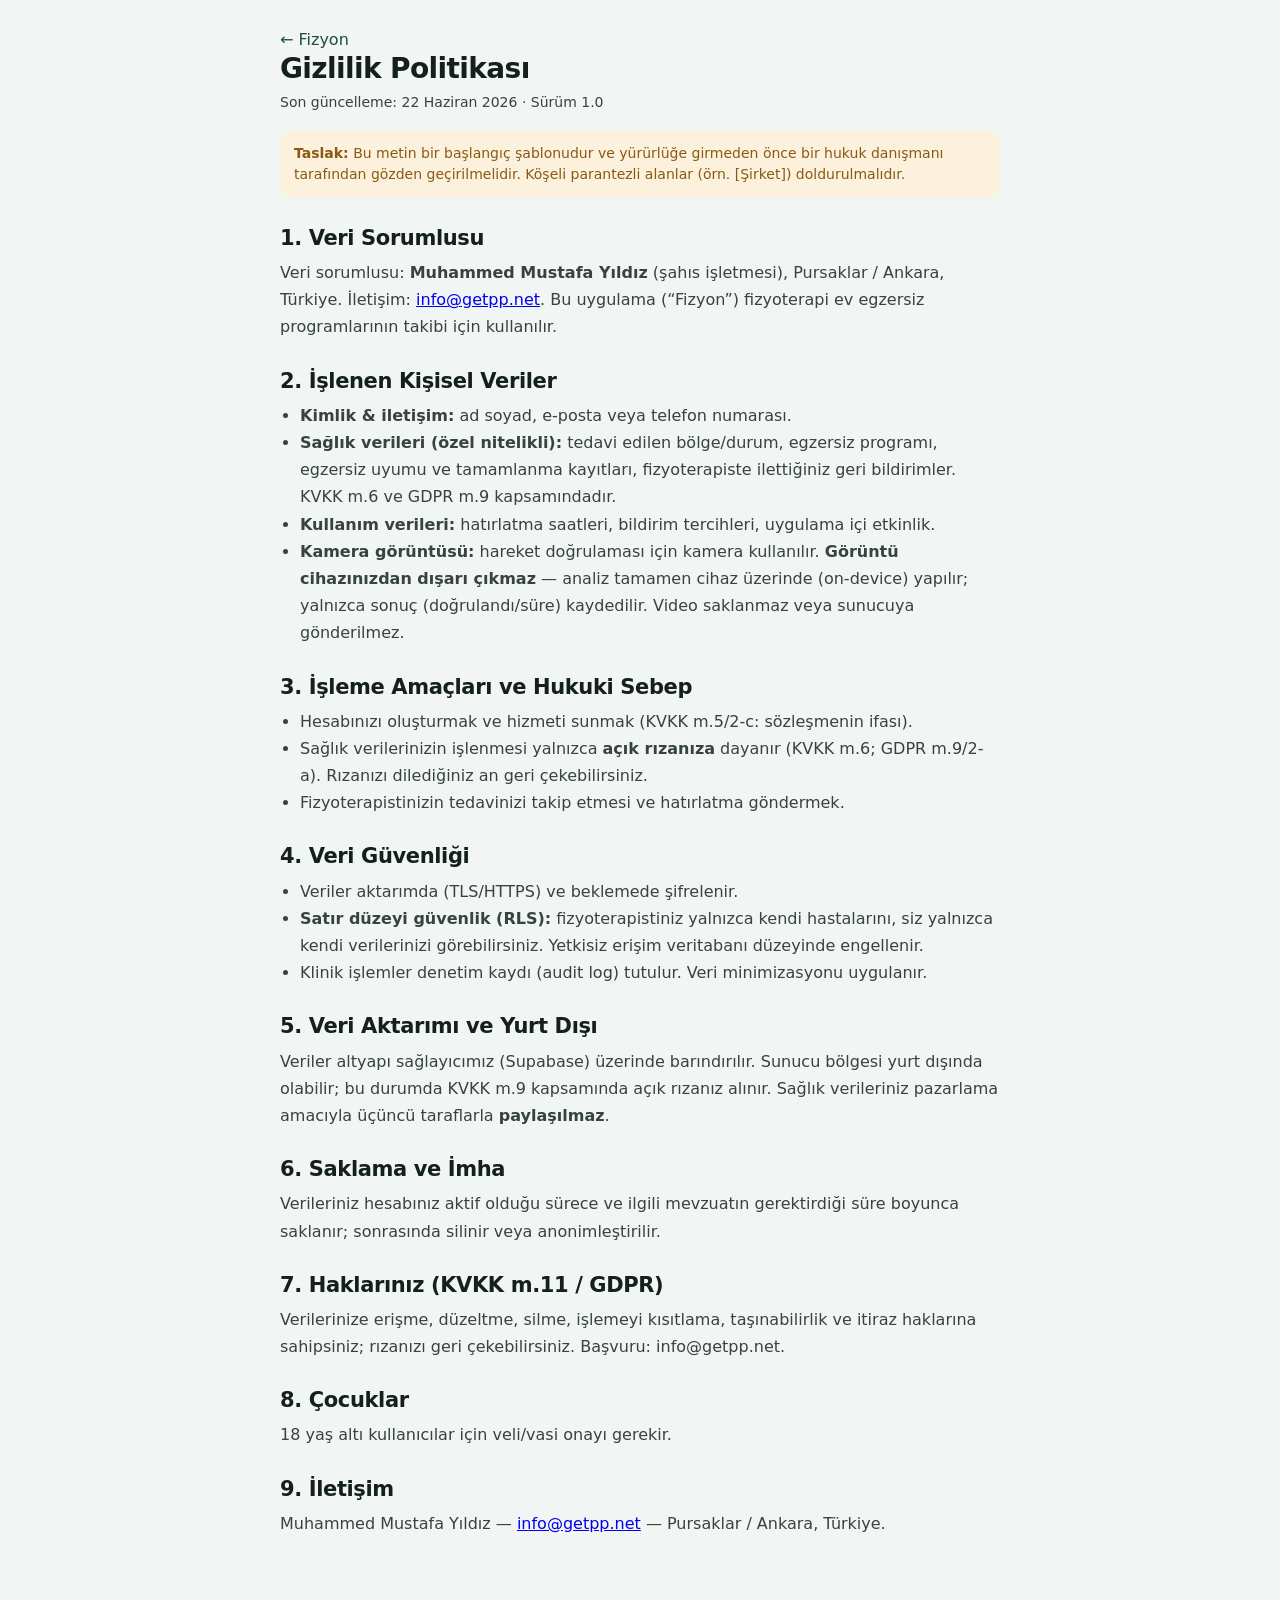
<file: privacy.html>
<!DOCTYPE html>
<html lang="tr">
<head>
<meta charset="UTF-8">
<meta name="viewport" content="width=device-width, initial-scale=1">
<title>Gizlilik Politikası — Fizyon</title>
<link rel="stylesheet" href="css/styles.css">
<style>body{background:var(--bg)} .doc{max-width:760px;margin:0 auto;padding:28px 20px 80px} .doc h1{margin-bottom:6px} .doc h2{margin:28px 0 8px} .doc p,.doc li{color:var(--ink-700);line-height:1.7} .doc ul{padding-left:20px;margin:8px 0} .note{background:var(--warn-bg);color:var(--warn);padding:12px 14px;border-radius:var(--r-md);font-size:14px;margin:16px 0}</style>
</head>
<body>
<article class="doc">
  <a href="index.html" style="color:var(--teal-600);text-decoration:none">&larr; Fizyon</a>
  <h1>Gizlilik Politikası</h1>
  <p class="hint">Son güncelleme: 22 Haziran 2026 · Sürüm 1.0</p>

  <div class="note"><b>Taslak:</b> Bu metin bir başlangıç şablonudur ve yürürlüğe girmeden önce bir hukuk danışmanı tarafından gözden geçirilmelidir. Köşeli parantezli alanlar (örn. [Şirket]) doldurulmalıdır.</div>

  <h2>1. Veri Sorumlusu</h2>
  <p>Veri sorumlusu: <b>Muhammed Mustafa Yıldız</b> (şahıs işletmesi), Pursaklar / Ankara, Türkiye. İletişim: <a href="mailto:info@getpp.net">info@getpp.net</a>. Bu uygulama (“Fizyon”) fizyoterapi ev egzersiz programlarının takibi için kullanılır.</p>

  <h2>2. İşlenen Kişisel Veriler</h2>
  <ul>
    <li><b>Kimlik & iletişim:</b> ad soyad, e-posta veya telefon numarası.</li>
    <li><b>Sağlık verileri (özel nitelikli):</b> tedavi edilen bölge/durum, egzersiz programı, egzersiz uyumu ve tamamlanma kayıtları, fizyoterapiste ilettiğiniz geri bildirimler. KVKK m.6 ve GDPR m.9 kapsamındadır.</li>
    <li><b>Kullanım verileri:</b> hatırlatma saatleri, bildirim tercihleri, uygulama içi etkinlik.</li>
    <li><b>Kamera görüntüsü:</b> hareket doğrulaması için kamera kullanılır. <b>Görüntü cihazınızdan dışarı çıkmaz</b> — analiz tamamen cihaz üzerinde (on-device) yapılır; yalnızca sonuç (doğrulandı/süre) kaydedilir. Video saklanmaz veya sunucuya gönderilmez.</li>
  </ul>

  <h2>3. İşleme Amaçları ve Hukuki Sebep</h2>
  <ul>
    <li>Hesabınızı oluşturmak ve hizmeti sunmak (KVKK m.5/2-c: sözleşmenin ifası).</li>
    <li>Sağlık verilerinizin işlenmesi yalnızca <b>açık rızanıza</b> dayanır (KVKK m.6; GDPR m.9/2-a). Rızanızı dilediğiniz an geri çekebilirsiniz.</li>
    <li>Fizyoterapistinizin tedavinizi takip etmesi ve hatırlatma göndermek.</li>
  </ul>

  <h2>4. Veri Güvenliği</h2>
  <ul>
    <li>Veriler aktarımda (TLS/HTTPS) ve beklemede şifrelenir.</li>
    <li><b>Satır düzeyi güvenlik (RLS):</b> fizyoterapistiniz yalnızca kendi hastalarını, siz yalnızca kendi verilerinizi görebilirsiniz. Yetkisiz erişim veritabanı düzeyinde engellenir.</li>
    <li>Klinik işlemler denetim kaydı (audit log) tutulur. Veri minimizasyonu uygulanır.</li>
  </ul>

  <h2>5. Veri Aktarımı ve Yurt Dışı</h2>
  <p>Veriler altyapı sağlayıcımız (Supabase) üzerinde barındırılır. Sunucu bölgesi yurt dışında olabilir; bu durumda KVKK m.9 kapsamında açık rızanız alınır. Sağlık verileriniz pazarlama amacıyla üçüncü taraflarla <b>paylaşılmaz</b>.</p>

  <h2>6. Saklama ve İmha</h2>
  <p>Verileriniz hesabınız aktif olduğu sürece ve ilgili mevzuatın gerektirdiği süre boyunca saklanır; sonrasında silinir veya anonimleştirilir.</p>

  <h2>7. Haklarınız (KVKK m.11 / GDPR)</h2>
  <p>Verilerinize erişme, düzeltme, silme, işlemeyi kısıtlama, taşınabilirlik ve itiraz haklarına sahipsiniz; rızanızı geri çekebilirsiniz. Başvuru: info@getpp.net.</p>

  <h2>8. Çocuklar</h2>
  <p>18 yaş altı kullanıcılar için veli/vasi onayı gerekir.</p>

  <h2>9. İletişim</h2>
  <p>Muhammed Mustafa Yıldız — <a href="mailto:info@getpp.net">info@getpp.net</a> — Pursaklar / Ankara, Türkiye.</p>
</article>
</body>
</html>
</file>
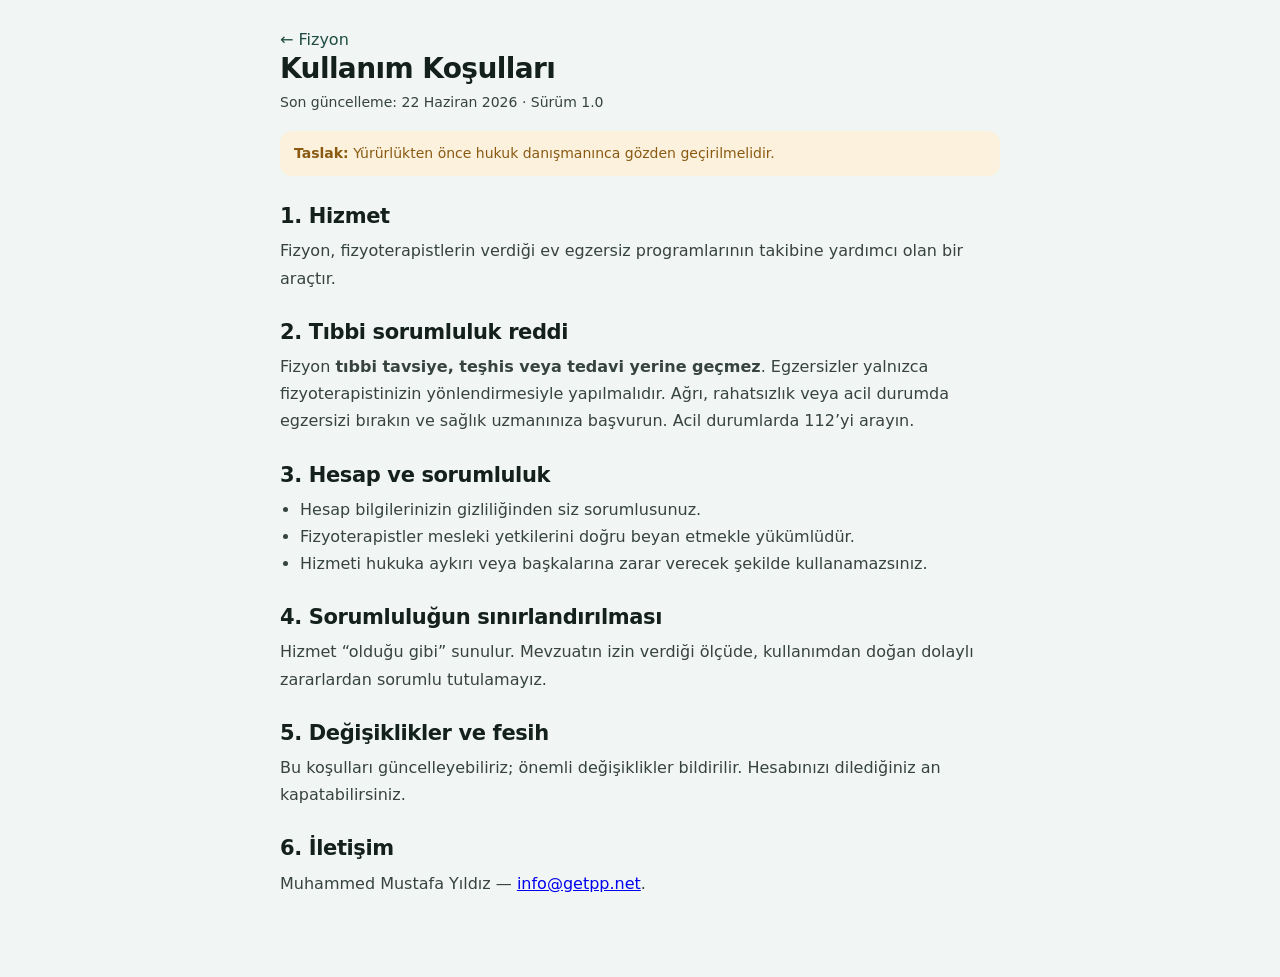
<file: terms.html>
<!DOCTYPE html>
<html lang="tr">
<head>
<meta charset="UTF-8">
<meta name="viewport" content="width=device-width, initial-scale=1">
<title>Kullanım Koşulları — Fizyon</title>
<link rel="stylesheet" href="css/styles.css">
<style>body{background:var(--bg)} .doc{max-width:760px;margin:0 auto;padding:28px 20px 80px} .doc h1{margin-bottom:6px} .doc h2{margin:28px 0 8px} .doc p,.doc li{color:var(--ink-700);line-height:1.7} .doc ul{padding-left:20px} .note{background:var(--warn-bg);color:var(--warn);padding:12px 14px;border-radius:var(--r-md);font-size:14px;margin:16px 0}</style>
</head>
<body>
<article class="doc">
  <a href="index.html" style="color:var(--teal-600);text-decoration:none">&larr; Fizyon</a>
  <h1>Kullanım Koşulları</h1>
  <p class="hint">Son güncelleme: 22 Haziran 2026 · Sürüm 1.0</p>
  <div class="note"><b>Taslak:</b> Yürürlükten önce hukuk danışmanınca gözden geçirilmelidir.</div>

  <h2>1. Hizmet</h2>
  <p>Fizyon, fizyoterapistlerin verdiği ev egzersiz programlarının takibine yardımcı olan bir araçtır.</p>

  <h2>2. Tıbbi sorumluluk reddi</h2>
  <p>Fizyon <b>tıbbi tavsiye, teşhis veya tedavi yerine geçmez</b>. Egzersizler yalnızca fizyoterapistinizin yönlendirmesiyle yapılmalıdır. Ağrı, rahatsızlık veya acil durumda egzersizi bırakın ve sağlık uzmanınıza başvurun. Acil durumlarda 112’yi arayın.</p>

  <h2>3. Hesap ve sorumluluk</h2>
  <ul>
    <li>Hesap bilgilerinizin gizliliğinden siz sorumlusunuz.</li>
    <li>Fizyoterapistler mesleki yetkilerini doğru beyan etmekle yükümlüdür.</li>
    <li>Hizmeti hukuka aykırı veya başkalarına zarar verecek şekilde kullanamazsınız.</li>
  </ul>

  <h2>4. Sorumluluğun sınırlandırılması</h2>
  <p>Hizmet “olduğu gibi” sunulur. Mevzuatın izin verdiği ölçüde, kullanımdan doğan dolaylı zararlardan sorumlu tutulamayız.</p>

  <h2>5. Değişiklikler ve fesih</h2>
  <p>Bu koşulları güncelleyebiliriz; önemli değişiklikler bildirilir. Hesabınızı dilediğiniz an kapatabilirsiniz.</p>

  <h2>6. İletişim</h2>
  <p>Muhammed Mustafa Yıldız — <a href="mailto:info@getpp.net">info@getpp.net</a>.</p>
</article>
</body>
</html>
</file>
<file: css/styles.css>
/* ============================================================================
   Fizyon v2 design system  —  "Recovery Arc"
   Direction: physiotherapy measures healing in degrees of returned range of
   motion (a goniometer is an arc). So the product's signature is the arc, and
   the identity is a deep, calm SPRUCE green with an earned MARIGOLD accent —
   corporate-grade, warm, never clinical, never alarming.
   Type: Hanken Grotesk (UI, all weights) + IBM Plex Mono (measured numerals).
   NOTE: token names are kept from v1 (the teal/coral families) so app.js's inline
   var() references and Chart.js colors re-skin automatically; values are v2.
   ============================================================================ */
:root{
  /* Spruce (brand green) — token names kept as --teal-* for app.js compatibility */
  --teal-900:#0E2924; --teal-800:#143A33; --teal-700:#1A463C; --teal-600:#1F4D43;
  --teal-500:#2F6A5B; --teal-400:#4F8B7B; --teal-100:#C8DCD5; --teal-50:#ECF3F0;
  /* Marigold accent — kept as --coral-* for app.js compatibility */
  --coral-600:#B06E12; --coral-500:#E0962B; --coral-100:#F6E2BE; --coral-50:#FBF2DE;
  /* Neutrals — warm green-charcoal ink on a soft paper-green ground */
  --ink-900:#14201C; --ink-700:#36433E; --ink-500:#64716C; --ink-300:#9AA7A2;
  --line:#E5EBE8; --line-2:#EEF2F0; --surface:#FFFFFF; --surface-2:#F6F8F7; --bg:#F1F5F3;
  /* Status — calm by design (gentle clay, never fire-engine red) */
  --success:#1F6E5A; --success-bg:#E9F3EF; --warn:#8A5A12; --warn-bg:#FBF1DD; --warn-border:#F0DEB6;
  --danger:#B0524A; --danger-bg:#F7ECEA;
  --chart-high:#2F6A5B; --chart-mid:#C99A3B; --chart-low:#C77A5A;
  /* Type */
  --font-ui:'Hanken Grotesk',system-ui,-apple-system,Segoe UI,sans-serif;
  --font-display:'Hanken Grotesk',system-ui,sans-serif;
  --font-mono:'IBM Plex Mono',ui-monospace,SFMono-Regular,Menlo,monospace;
  /* Radius */
  --r-sm:8px; --r-md:12px; --r-lg:16px; --r-xl:22px; --r-pill:999px;
  /* Elevation — soft, diffuse, spruce-tinted (premium depth, never harsh) */
  --shadow-sm:0 1px 2px rgba(16,41,36,.05), 0 1px 1px rgba(16,41,36,.04);
  --shadow:0 2px 4px -2px rgba(16,41,36,.08), 0 8px 24px -12px rgba(16,41,36,.16);
  --shadow-lg:0 8px 16px -8px rgba(16,41,36,.14), 0 24px 56px -16px rgba(16,41,36,.26);
  --ring:color-mix(in srgb,var(--teal-500) 38%,transparent);
  --focus:0 0 0 3px color-mix(in srgb,var(--teal-500) 36%,transparent);
  --ease:cubic-bezier(.4,0,.2,1); --ease-arc:cubic-bezier(.22,.61,.36,1);
  --maxw:448px;
}
@media (prefers-color-scheme:dark){
  :root{
    --teal-900:#0B231E; --teal-800:#10362E; --teal-700:#1A4D42; --teal-600:#2C6F5E;
    --teal-500:#3E8B77; --teal-400:#5FA793; --teal-100:#21463D; --teal-50:#162E29;
    --coral-600:#F0B25A; --coral-500:#E9A647; --coral-100:#3A2C16; --coral-50:#2A2113;
    --ink-900:#E9F1EE; --ink-700:#C3D0CB; --ink-500:#909E99; --ink-300:#67756F;
    --line:#243531; --line-2:#1E2D29; --surface:#13201C; --surface-2:#172420; --bg:#0B1311;
    --success-bg:#13302A; --warn-bg:#33260E; --danger:#E79089; --danger-bg:#33201E;
    --shadow-sm:0 1px 2px rgba(0,0,0,.34);
    --shadow:0 4px 18px -6px rgba(0,0,0,.5);
    --shadow-lg:0 20px 54px -14px rgba(0,0,0,.62);
  }
}
*{box-sizing:border-box;margin:0;padding:0}
html,body{height:100%}
body{
  font-family:var(--font-ui);
  background:var(--bg); color:var(--ink-900);
  font-size:16px; line-height:1.55; -webkit-font-smoothing:antialiased; text-rendering:optimizeLegibility;
}
/* Reset UA-default button chrome (fixes the black-box bug app-wide) */
button{font:inherit;color:inherit;background:none;border:0;cursor:pointer}
button:disabled{cursor:not-allowed}
/* One designed focus ring on every interactive element (keyboard a11y) */
:where(button,a,input,textarea,select,[tabindex],[data-act],[data-go],[data-nav],[data-patient],[data-exercise],[data-reg],[data-login],[data-role-pick]):focus-visible{outline:none;box-shadow:var(--focus);border-radius:var(--r-sm)}
.sr-only{position:absolute;width:1px;height:1px;overflow:hidden;clip:rect(0 0 0 0)}
::selection{background:color-mix(in srgb,var(--teal-500) 22%,transparent)}

/* Numerals are measured values → monospace, tabular (the goniometer readout) */
.timer,.stat .v,.ach-stat .v,.ring span,.timer-ring .inner .timer,.data{font-family:var(--font-mono);font-variant-numeric:tabular-nums;letter-spacing:-.02em}

/* App frame — phone-centered (patient is mobile-first; web shell added below) */
#app{max-width:var(--maxw);margin:0 auto;min-height:100%;background:var(--bg);position:relative;display:flex;flex-direction:column}
#app.big-text{zoom:1.15}  /* accessibility: larger text/targets for older users */
.screen{flex:1;padding:20px 18px 100px;animation:enter .26s var(--ease)}
@keyframes enter{from{opacity:0;transform:translateY(8px)}to{opacity:1;transform:none}}
@media (prefers-reduced-motion:reduce){.screen{animation:none}*{transition:none!important;animation-duration:.001ms!important}}

/* Typography */
h1{font-family:var(--font-display);font-size:28px;font-weight:800;line-height:1.14;letter-spacing:-.022em}
h2{font-family:var(--font-display);font-size:21px;font-weight:700;line-height:1.2;letter-spacing:-.018em}
h3{font-size:16px;font-weight:700;letter-spacing:-.01em}
.display{font-family:var(--font-display);font-weight:800;letter-spacing:-.022em}
.muted{color:var(--ink-500)}
.hint{color:var(--ink-500);font-size:14px}
.caption{font-size:11px;font-weight:700;color:var(--ink-500);letter-spacing:.06em;text-transform:uppercase}
.center{text-align:center}

/* Top bar */
.appbar{display:flex;align-items:center;gap:12px;padding:16px 18px 6px;position:sticky;top:0;background:linear-gradient(var(--bg) 72%,transparent);z-index:20}
.appbar .back{width:40px;height:40px;border-radius:var(--r-md);border:1px solid var(--line);background:var(--surface);display:flex;align-items:center;justify-content:center;font-size:20px;cursor:pointer;color:var(--ink-900);box-shadow:var(--shadow-sm);transition:border-color .15s,transform .12s}
.appbar .back:hover{border-color:var(--teal-100)}
.appbar .back:active{transform:scale(.95)}
.appbar h2{flex:1}
.brand{display:flex;align-items:center;gap:10px;font-family:var(--font-display);font-weight:800;font-size:20px;letter-spacing:-.03em}
.brand img{width:30px;height:30px;border-radius:9px}

/* Cards */
.card{background:var(--surface);border:1px solid var(--line);border-radius:var(--r-lg);padding:18px;margin-bottom:12px;box-shadow:var(--shadow-sm)}
.card.flush{padding:0;overflow:hidden}
.card.raised{box-shadow:var(--shadow);border-color:var(--line-2)}
.row{display:flex;align-items:center;gap:12px}
.row.between{justify-content:space-between}
.stack>*+*{margin-top:12px}
.list-item{display:flex;align-items:center;gap:12px;padding:15px 16px;border-bottom:1px solid var(--line);cursor:pointer;background:none;width:100%;text-align:left;color:var(--ink-900);transition:background .14s}
.list-item:last-child{border-bottom:none}
.list-item:hover{background:var(--surface-2)}
.list-item:active{background:var(--bg)}

/* Patient triage row — table-like density on web, clean stack on phones */
.pt-row{display:grid;grid-template-columns:42px minmax(0,1fr) auto auto;align-items:center;gap:12px;
  width:100%;text-align:left;padding:15px 16px;border-bottom:1px solid var(--line);background:none;color:var(--ink-900);cursor:pointer;transition:background .14s}
.card.flush .pt-row:last-child{border-bottom:none}
.pt-row:hover{background:var(--surface-2)}
.pt-row:active{background:var(--bg)}
.pt-id{display:flex;flex-direction:column;min-width:0}
.pt-name{font-weight:700;letter-spacing:-.01em}
.pt-cond{white-space:nowrap;overflow:hidden;text-overflow:ellipsis}
.pt-meta{display:flex;align-items:center;gap:8px;flex-wrap:wrap;justify-content:flex-end}
.pt-chev{color:var(--ink-300);font-size:18px}
@media(max-width:480px){
  .pt-row{grid-template-columns:42px minmax(0,1fr)}
  .pt-meta{grid-column:2/-1;justify-content:flex-start;margin-top:4px}
  .pt-chev{display:none}
}

/* Avatar */
.avatar{width:42px;height:42px;border-radius:50%;background:var(--teal-50);color:var(--teal-600);display:flex;align-items:center;justify-content:center;font-weight:700;font-size:15px;flex-shrink:0;border:1px solid color-mix(in srgb,var(--teal-600) 12%,transparent)}
.avatar.lg{width:64px;height:64px;font-size:22px}

/* Buttons — solid, confident, corporate (subtle depth, minimal gradient) */
.btn{display:inline-flex;align-items:center;justify-content:center;gap:8px;height:52px;padding:0 22px;border-radius:var(--r-md);font-family:var(--font-ui);font-size:16px;font-weight:700;letter-spacing:-.01em;cursor:pointer;border:1px solid transparent;transition:transform .12s var(--ease),box-shadow .18s,background .15s,filter .15s;width:100%}
.btn:active{transform:translateY(1px)}
.btn:focus-visible{outline:none;box-shadow:var(--focus)}
.btn[disabled]{opacity:.45;pointer-events:none;box-shadow:none}
.btn-primary{background:var(--teal-600);color:#fff;box-shadow:0 1px 0 color-mix(in srgb,#fff 14%,transparent) inset,0 8px 18px -10px color-mix(in srgb,var(--teal-800) 90%,transparent)}
.btn-primary:hover{background:var(--teal-700);box-shadow:0 1px 0 color-mix(in srgb,#fff 16%,transparent) inset,0 12px 24px -10px color-mix(in srgb,var(--teal-800) 85%,transparent)}
.btn-accent{background:var(--coral-500);color:#3a2607;box-shadow:0 1px 0 color-mix(in srgb,#fff 26%,transparent) inset,0 8px 18px -10px color-mix(in srgb,var(--coral-600) 85%,transparent)}
.btn-accent:hover{filter:brightness(1.03)}
.btn-secondary{background:var(--surface);border-color:var(--line);color:var(--ink-900);box-shadow:var(--shadow-sm)}
.btn-secondary:hover{border-color:var(--teal-100);background:var(--surface-2)}
.btn-ghost{background:transparent;color:var(--teal-600);width:auto;height:auto;min-height:44px;display:inline-flex;align-items:center;justify-content:center;gap:6px;padding:8px 12px;border-radius:var(--r-md);font-weight:700}
.btn-ghost:hover{background:var(--teal-50)}
.btn-danger{background:transparent;border-color:color-mix(in srgb,var(--danger) 50%,var(--line));color:var(--danger)}
.btn-danger:hover{background:var(--danger-bg)}
.btn.sm{height:40px;font-size:14px;padding:0 14px;width:auto}
.btn-block{width:100%}

/* Inputs */
.field{margin-bottom:15px}
.field label{display:block;font-size:13px;font-weight:600;margin-bottom:6px;color:var(--ink-700)}
.input,textarea,select{width:100%;height:50px;border:1px solid var(--line);background:var(--surface);border-radius:var(--r-md);padding:0 14px;font-size:16px;font-family:inherit;color:var(--ink-900);transition:border .15s,box-shadow .15s}
textarea{height:auto;min-height:92px;padding:12px 14px;line-height:1.5;resize:vertical}
.input:focus,textarea:focus,select:focus{outline:none;border-color:var(--teal-500);box-shadow:0 0 0 3px color-mix(in srgb,var(--teal-500) 16%,transparent)}
input[type="date"].input,input[type="time"].input{color:var(--ink-900)}
.input::-webkit-calendar-picker-indicator{filter:grayscale(1);opacity:.5;cursor:pointer}
.input::-webkit-calendar-picker-indicator:hover{opacity:.85}
.input.err{border-color:var(--danger)}
.err-msg{color:var(--danger);font-size:13px;margin-top:5px;display:flex;align-items:center;gap:5px}
.num-row{display:flex;gap:10px}
.num-row .field{flex:1}

/* Pills / badges / chips */
.badge{display:inline-flex;align-items:center;gap:5px;font-size:12px;font-weight:700;padding:4px 10px;border-radius:var(--r-pill);letter-spacing:-.01em}
.badge.teal{background:var(--teal-50);color:var(--teal-600)}
.badge.coral{background:var(--coral-50);color:var(--coral-600)}
.badge.warn{background:var(--warn-bg);color:var(--warn)}
.badge.danger{background:var(--danger-bg);color:var(--danger)}
.badge.neutral{background:var(--surface-2);color:var(--ink-500);border:1px solid var(--line)}
.chip{padding:9px 14px;border:1px solid var(--line);border-radius:var(--r-pill);background:var(--surface);font-size:14px;font-weight:600;cursor:pointer;color:var(--ink-700);transition:border .15s,background .15s,color .15s}
.chip:hover{border-color:var(--teal-100)}
.chip.on{background:var(--teal-600);border-color:var(--teal-600);color:#fff}

/* Switch */
.switch{position:relative;width:46px;height:27px;border-radius:var(--r-pill);background:var(--ink-300);transition:background .2s var(--ease);flex-shrink:0;padding:0}
.switch::after{content:"";position:absolute;top:3px;left:3px;width:21px;height:21px;border-radius:50%;background:#fff;box-shadow:var(--shadow-sm);transition:transform .2s var(--ease)}
.switch[aria-checked="true"]{background:var(--teal-600)}
.switch[aria-checked="true"]::after{transform:translateX(19px)}
.switch:disabled{opacity:.45}

/* Selectable big option */
.option{display:flex;gap:14px;align-items:center;padding:18px;border:1.5px solid var(--line);border-radius:var(--r-lg);background:var(--surface);cursor:pointer;text-align:left;width:100%;color:var(--ink-900);transition:border .15s,background .15s,box-shadow .15s}
.option:hover{border-color:var(--teal-100);box-shadow:var(--shadow-sm)}
.option.on{border-color:var(--teal-500);background:var(--teal-50)}
.option .oi{width:48px;height:48px;border-radius:var(--r-md);background:var(--teal-50);color:var(--teal-600);display:flex;align-items:center;justify-content:center;font-size:24px;flex-shrink:0}
.option .ot{font-weight:700}
.option .od{font-size:13px;color:var(--ink-500)}

/* Progress / stats */
.stat{background:var(--surface);border:1px solid var(--line);border-radius:var(--r-lg);padding:16px;box-shadow:var(--shadow-sm)}
.stat .v{font-size:26px;font-weight:600;line-height:1.05}
.stat .l{font-size:13px;color:var(--ink-500);margin-top:2px}
/* Arc ring — the goniometer progress glyph (track + spruce→marigold sweep) */
.ring{--p:0;width:54px;height:54px;border-radius:50%;background:conic-gradient(from 220deg,var(--teal-500) calc(var(--p)*1%),var(--line) 0);display:flex;align-items:center;justify-content:center;flex-shrink:0}
.ring.done{background:conic-gradient(from 220deg,var(--coral-500) calc(var(--p)*1%),var(--line) 0)}
.ring span{width:42px;height:42px;border-radius:50%;background:var(--surface);display:flex;align-items:center;justify-content:center;font-size:13px;font-weight:600}
.bar{height:8px;border-radius:var(--r-pill);background:var(--line);overflow:hidden}
.bar i{display:block;height:100%;background:linear-gradient(90deg,var(--teal-500),var(--teal-400));border-radius:inherit;transition:width .5s var(--ease-arc)}

/* Bottom nav — floating bar; active tab is a labelled pill */
.tabbar{position:sticky;bottom:0;max-width:var(--maxw);margin:0 auto;padding:8px 10px max(10px,env(safe-area-inset-bottom));z-index:30;background:linear-gradient(to top,var(--bg) 64%,transparent)}
.tabwrap{display:flex;align-items:center;justify-content:space-between;gap:2px;background:var(--surface);border:1px solid var(--line);border-radius:var(--r-pill);padding:6px;box-shadow:var(--shadow)}
.tabwrap button{display:flex;align-items:center;justify-content:center;gap:6px;border:none;background:transparent;color:var(--ink-500);padding:10px 12px;min-height:44px;border-radius:var(--r-pill);cursor:pointer;font-size:12.5px;font-weight:700;transition:background .2s,color .2s}
.tabwrap button i{font-size:20px}
.tabwrap button .lbl{display:inline;white-space:nowrap}
.tabwrap button.on{background:var(--teal-600);color:#fff;box-shadow:0 6px 14px -8px color-mix(in srgb,var(--teal-800) 90%,transparent)}
.tabwrap button:not(.on):hover{color:var(--ink-700)}
.tabwrap button:active{transform:scale(.96)}

/* Achievement / share card */
.ach-card{background:linear-gradient(155deg,var(--teal-600),var(--teal-900));color:#fff;border-radius:var(--r-xl);padding:30px 24px;text-align:center;position:relative;overflow:hidden;box-shadow:var(--shadow-lg)}
.ach-card .ach-logo{width:54px;height:54px;border-radius:15px;background:rgba(255,255,255,.14);display:flex;align-items:center;justify-content:center;margin:0 auto 14px;font-size:28px}
.ach-card h2{color:#fff;font-size:24px;margin-bottom:4px}
.ach-card .ach-name{font-size:18px;font-weight:700;margin-top:2px}
.ach-card .ach-line{color:rgba(255,255,255,.85);font-size:15px;margin:10px 0 18px}
.ach-stats{display:flex;gap:10px;justify-content:center;margin-bottom:18px}
.ach-stat{background:rgba(255,255,255,.13);border-radius:var(--r-md);padding:12px 16px;min-width:92px}
.ach-stat .v{font-size:26px;font-weight:600;line-height:1;color:var(--coral-500)}
.ach-stat .l{font-size:12px;color:rgba(255,255,255,.82);margin-top:5px}
.ach-by{font-size:13px;color:rgba(255,255,255,.9);display:flex;align-items:center;justify-content:center;gap:6px}
.ach-mark{position:absolute;right:-22px;bottom:-26px;font-size:130px;color:rgba(255,255,255,.07)}

/* Toast */
.toast{position:fixed;left:50%;bottom:88px;transform:translateX(-50%);background:var(--ink-900);color:#fff;padding:13px 20px;border-radius:var(--r-pill);font-size:14px;font-weight:600;box-shadow:var(--shadow-lg);z-index:60;animation:enter .2s;max-width:calc(var(--maxw) - 36px)}
@media (prefers-color-scheme:dark){.toast{background:var(--teal-500);color:#06140f}}

/* Sheet / modal */
.scrim{position:fixed;inset:0;background:rgba(10,24,20,.5);backdrop-filter:saturate(1.1) blur(2px);display:flex;align-items:flex-end;justify-content:center;z-index:50;animation:enter .16s}
.sheet{background:var(--surface);width:100%;max-width:var(--maxw);border-radius:var(--r-xl) var(--r-xl) 0 0;padding:22px 18px max(22px,env(safe-area-inset-bottom));box-shadow:var(--shadow-lg)}
.sheet .grab{width:40px;height:4px;border-radius:2px;background:var(--line);margin:0 auto 16px}

/* Animated exercise demos — clean looped figures (offline fallback).
   The worked limb is highlighted spruce; the rest stays gray. */
.demo-stage{position:relative;background:radial-gradient(120% 90% at 50% 16%,var(--teal-50),var(--bg) 72%);border-radius:var(--r-lg);display:flex;align-items:center;justify-content:center;overflow:hidden;border:1px solid var(--line)}
.fz-demo{width:60%;max-width:190px;color:var(--ink-300);overflow:visible}
.demo-stage .fz-demo{width:auto;height:96%;max-width:88%;max-height:96%}
.meta-chips{display:flex;flex-wrap:wrap;gap:8px;justify-content:center;margin-bottom:14px}
.chip-sm{display:inline-flex;align-items:center;gap:5px;padding:6px 12px;border-radius:var(--r-pill);background:var(--surface-2);color:var(--ink-500);font-size:13px;font-weight:600;border:1px solid var(--line)}
.fz-demo g{transform-box:view-box}
.fz-demo .seg{fill:currentColor}
.fz-demo .joint{fill:var(--ink-500);opacity:.7}
.fz-demo .d-shadow{fill:rgba(16,41,36,.10)}
.fz-demo .d-floor,.fz-demo .d-chair{stroke:var(--line);stroke-width:4;stroke-linecap:round}
@media (prefers-color-scheme:dark){.fz-demo .d-shadow{fill:rgba(0,0,0,.35)}}
.preset .pv .fz-demo,.demo-stage.sm .fz-demo{width:88%}

/* Active-muscle highlight (shown even with reduced motion) */
.fz-demo--squat .d-legs .seg,.fz-demo--wallsquat .d-legs .seg,.fz-demo--lunge .d-legs .seg,
.fz-demo--calfraise .d-legs .seg,.fz-demo--marching .d-legs .seg,
.fz-demo--balance .d-legR .seg,.fz-demo--hipabduction .d-legR .seg,
.fz-demo--legraise .d-legR .seg,.fz-demo--clamshell .d-legR .seg,
.fz-demo--heelslide .d-legR .seg,.fz-demo--sidelegraise .d-legR .seg,
.fz-demo--bridge .d-hips .seg,
.fz-demo--shoulder .d-arms .seg,.fz-demo--armraise .d-arms .seg,
.fz-demo--shrug .d-arms .seg,.fz-demo--pendulum .d-armR .seg,
.fz-demo--neckTilt .d-head .seg,.fz-demo--neckRotation .d-head .seg,
.fz-demo--kneeextension .d-shin .seg,
.fz-demo--catcow .d-spine .seg,.fz-demo--birddog .d-armR .seg{
  fill:var(--teal-500);
}

@media (prefers-reduced-motion:no-preference){
  .fz-demo--squat .d-body,.fz-demo--wallsquat .d-body{animation:d-sq 2.6s ease-in-out infinite}
  .fz-demo--squat .d-legs,.fz-demo--wallsquat .d-legs{transform-origin:60px 176px;animation:d-sqlegs 2.6s ease-in-out infinite}
  @keyframes d-sq{0%,100%{transform:translateY(0)}50%{transform:translateY(26px)}}
  @keyframes d-sqlegs{0%,100%{transform:scaleY(1)}50%{transform:scaleY(.66)}}
  .fz-demo--balance{animation:d-sway 3s ease-in-out infinite}
  .fz-demo--balance .d-legR{transform-origin:66px 100px;animation:d-lift 3s ease-in-out infinite}
  @keyframes d-sway{0%,100%{transform:rotate(-2deg)}50%{transform:rotate(2deg)}}
  @keyframes d-lift{0%,100%{transform:rotate(0)}50%{transform:rotate(24deg) translateX(-5px)}}
  .fz-demo--lunge .d-body{animation:d-lungebody 2.8s ease-in-out infinite}
  .fz-demo--lunge .d-legR{transform-origin:66px 100px;animation:d-lungeleg 2.8s ease-in-out infinite}
  @keyframes d-lungebody{0%,100%{transform:translateY(0)}50%{transform:translateY(16px)}}
  @keyframes d-lungeleg{0%,100%{transform:rotate(0)}50%{transform:rotate(28deg)}}
  .fz-demo--calfraise{animation:d-calf 1.9s ease-in-out infinite}
  @keyframes d-calf{0%,100%{transform:translateY(0)}50%{transform:translateY(-10px)}}
  .fz-demo--marching .d-legL{transform-origin:54px 100px;animation:d-marchL 1.8s ease-in-out infinite}
  .fz-demo--marching .d-legR{transform-origin:66px 100px;animation:d-marchR 1.8s ease-in-out infinite}
  @keyframes d-marchL{0%,50%,100%{transform:rotate(0)}25%{transform:rotate(-30deg)}}
  @keyframes d-marchR{0%,50%,100%{transform:rotate(0)}75%{transform:rotate(30deg)}}
  .fz-demo--shoulder .d-arms{transform-origin:60px 52px;animation:d-shoulder 2.6s ease-in-out infinite}
  @keyframes d-shoulder{0%,100%{transform:rotate(0)}50%{transform:rotate(-26deg)}}
  .fz-demo--armraise .d-arms{transform-origin:60px 52px;animation:d-armraise 2.6s ease-in-out infinite}
  @keyframes d-armraise{0%,100%{transform:rotate(0)}50%{transform:rotate(-150deg)}}
  .fz-demo--shrug .d-arms{animation:d-shrug 2s ease-in-out infinite}
  .fz-demo--shrug .d-head{animation:d-shrughead 2s ease-in-out infinite}
  @keyframes d-shrug{0%,100%{transform:translateY(0)}50%{transform:translateY(-7px)}}
  @keyframes d-shrughead{0%,100%{transform:translateY(0)}50%{transform:translateY(3px)}}
  .fz-demo--pendulum .d-armR{transform-origin:73px 52px;animation:d-pendulum 2.4s ease-in-out infinite}
  @keyframes d-pendulum{0%,100%{transform:rotate(22deg)}50%{transform:rotate(-22deg)}}
  .fz-demo--neckTilt .d-head{transform-origin:60px 40px;animation:d-necktilt 3s ease-in-out infinite}
  @keyframes d-necktilt{0%,100%{transform:rotate(-16deg)}50%{transform:rotate(16deg)}}
  .fz-demo--neckRotation .d-head{transform-origin:60px 40px;animation:d-neckrot 3s ease-in-out infinite}
  @keyframes d-neckrot{0%,100%{transform:scaleX(1)}50%{transform:scaleX(.78)}}
  .fz-demo--hipabduction .d-legR{transform-origin:66px 100px;animation:d-hipab 2.6s ease-in-out infinite}
  @keyframes d-hipab{0%,100%{transform:rotate(0)}50%{transform:rotate(24deg)}}
  .fz-demo--generic{animation:d-breathe 3.2s ease-in-out infinite}
  @keyframes d-breathe{0%,100%{transform:translateY(0)}50%{transform:translateY(-6px)}}
  .fz-demo--bridge .d-hips{animation:d-bridge 2.6s ease-in-out infinite}
  @keyframes d-bridge{0%,100%{transform:translateY(0)}50%{transform:translateY(-22px)}}
  .fz-demo--legraise .d-legR{transform-origin:120px 64px;animation:d-legraise 2.6s ease-in-out infinite}
  @keyframes d-legraise{0%,100%{transform:rotate(0)}50%{transform:rotate(-44deg)}}
  .fz-demo--clamshell .d-legR{transform-origin:120px 64px;animation:d-clam 2.4s ease-in-out infinite}
  @keyframes d-clam{0%,100%{transform:rotate(0)}50%{transform:rotate(-26deg)}}
  .fz-demo--heelslide .d-legR{transform-origin:120px 64px;animation:d-heel 2.8s ease-in-out infinite}
  @keyframes d-heel{0%,100%{transform:translateX(0) rotate(0)}50%{transform:translateX(-34px) rotate(-20deg)}}
  .fz-demo--sidelegraise .d-legR{transform-origin:120px 64px;animation:d-sideleg 2.6s ease-in-out infinite}
  @keyframes d-sideleg{0%,100%{transform:rotate(0)}50%{transform:rotate(-34deg)}}
  .fz-demo--kneeextension .d-shin{transform-origin:106px 99px;animation:d-knee 2.6s ease-in-out infinite}
  @keyframes d-knee{0%,100%{transform:rotate(0)}50%{transform:rotate(-78deg)}}
  .fz-demo--catcow .d-spine{animation:d-catcow 3s ease-in-out infinite}
  .fz-demo--catcow .d-head{transform-origin:50px 56px;animation:d-catcowhead 3s ease-in-out infinite}
  @keyframes d-catcow{0%,100%{transform:translateY(0) scaleY(1)}50%{transform:translateY(-8px) scaleY(.9)}}
  @keyframes d-catcowhead{0%,100%{transform:rotate(0)}50%{transform:rotate(28deg)}}
  .fz-demo--birddog .d-armR{transform-origin:126px 62px;animation:d-birddog 2.8s ease-in-out infinite}
  @keyframes d-birddog{0%,100%{transform:rotate(0)}50%{transform:rotate(-86deg)}}
}
.demo-src{position:absolute;top:10px;left:10px;z-index:2}

/* Timer — the session arc */
.timer{font-size:54px;font-weight:600;letter-spacing:0;line-height:1;font-variant-numeric:tabular-nums}
.timer-ring{--p:0;width:208px;height:208px;border-radius:50%;background:conic-gradient(from 215deg,var(--teal-500) calc(var(--p)*1%),var(--line) 0);display:flex;align-items:center;justify-content:center;margin:0 auto;transition:--p .3s linear}
.timer-ring .inner{width:178px;height:178px;border-radius:50%;background:var(--surface);display:flex;flex-direction:column;align-items:center;justify-content:center;gap:4px;box-shadow:var(--shadow-sm)}
.set-dots{display:flex;gap:8px;justify-content:center}
.set-dot{width:11px;height:11px;border-radius:50%;background:var(--line);transition:background .25s,transform .25s}
.set-dot.on{background:var(--teal-500);transform:scale(1.18)}

/* Camera */
.cam-stage{position:relative;width:100%;aspect-ratio:3/4;background:#0b1614;border-radius:var(--r-lg);overflow:hidden;display:flex;align-items:center;justify-content:center}
.cam-stage video,.cam-stage canvas{position:absolute;inset:0;width:100%;height:100%;object-fit:cover}
.cam-stage video{transform:scaleX(-1)}
.cam-stage canvas{transform:scaleX(-1)}
.cam-hint{position:absolute;bottom:12px;left:12px;right:12px;text-align:center;color:#fff;font-size:14px;font-weight:600;background:rgba(8,18,15,.58);padding:9px 12px;border-radius:var(--r-pill);z-index:3}
.cam-live{position:absolute;top:12px;left:12px;z-index:3;display:flex;align-items:center;gap:5px;color:#fff;font-size:12px;font-weight:700;background:rgba(8,18,15,.5);padding:5px 10px;border-radius:var(--r-pill)}
.cam-live .dot{width:8px;height:8px;border-radius:50%;background:var(--coral-500);animation:blink 1.2s infinite}
@keyframes blink{50%{opacity:.3}}
.cam-prog{position:absolute;top:12px;right:12px;z-index:3}
.verify-ok{position:absolute;inset:0;display:flex;flex-direction:column;align-items:center;justify-content:center;gap:10px;background:color-mix(in srgb,var(--teal-600) 94%,transparent);color:#fff;z-index:4;animation:enter .25s}
.verify-ok i{font-size:64px}

/* Preset library */
.preset{display:flex;gap:12px;align-items:center;padding:12px;border:1px solid var(--line);border-radius:var(--r-md);background:var(--surface);cursor:pointer;width:100%;text-align:left;color:var(--ink-900);margin-bottom:8px;transition:border .15s,background .15s}
.preset:hover{border-color:var(--teal-100);background:var(--surface-2)}
.preset:active{background:var(--bg)}
.preset .pv{width:54px;height:54px;border-radius:var(--r-sm);background:var(--bg);flex-shrink:0;display:flex;align-items:center;justify-content:center;overflow:hidden}
.preset .pv .fz-demo{width:104%}
.cat-row{display:flex;gap:8px;overflow-x:auto;padding-bottom:8px;margin-bottom:8px;-webkit-overflow-scrolling:touch}
.cat-row::-webkit-scrollbar{display:none}
.cat-row .chip{flex-shrink:0}
.sheet.tall{max-height:82vh;overflow-y:auto}

/* Reward / journey */
.reward{display:flex;flex-direction:column;align-items:center;gap:6px;padding:14px 8px;border:1px solid var(--line);border-radius:var(--r-md);text-align:center;background:var(--surface)}
.reward .rc{width:48px;height:48px;border-radius:50%;display:flex;align-items:center;justify-content:center;font-size:24px;background:var(--coral-50);color:var(--coral-600)}
.reward.locked{opacity:.5}
.reward.locked .rc{background:var(--bg);color:var(--ink-300)}
.grid2{display:grid;grid-template-columns:repeat(2,minmax(0,1fr));gap:10px}

/* Program builder */
.ex-edit{background:none;border:none;padding:0;text-align:left;cursor:pointer;color:var(--ink-900);align-items:center}
.ex-edit:active{opacity:.7}
.ex-edit .pv{width:48px;height:48px;border-radius:10px;background:var(--surface-2);display:flex;align-items:center;justify-content:center;overflow:hidden;flex-shrink:0}
.ex-edit .pv .fz-demo{width:104%;max-width:none;color:var(--ink-500)}
.ex-card{margin-bottom:0}
.ex-del{color:var(--ink-300)}
.ex-del:hover{color:var(--danger);background:var(--danger-bg)}
.builder-toolbar{display:flex;flex-wrap:wrap;gap:8px;margin-bottom:18px}
.builder-grid{display:grid;grid-template-columns:1fr;gap:12px}

/* Appointment slots */
.slot{display:flex;align-items:center;justify-content:space-between;gap:12px;width:100%;padding:14px;border:1px solid var(--line);border-radius:var(--r-md);background:var(--surface);cursor:pointer;text-align:left;color:var(--ink-900);margin-bottom:8px;transition:border .15s,background .15s}
.slot:hover{border-color:var(--teal-100);background:var(--surface-2)}
.slot:active{background:var(--bg)}

/* ===== Welcome hero — signature "range of motion" arc ===== */
.welcome-hero{min-height:88vh;display:flex;flex-direction:column;align-items:center;justify-content:center;text-align:center;padding-bottom:40px}
.wh-arc{position:relative;width:252px;height:182px;margin-bottom:6px}
.wh-arc svg{width:100%;height:100%;overflow:visible}
.wh-track{fill:none;stroke:var(--teal-100);stroke-width:3;stroke-linecap:round;opacity:.9}
.wh-fill{fill:none;stroke:var(--teal-500);stroke-width:5;stroke-linecap:round;stroke-dasharray:290;stroke-dashoffset:290;animation:wh-draw 1.8s .25s var(--ease-arc) forwards}
@keyframes wh-draw{to{stroke-dashoffset:0}}
.wh-dot{fill:var(--coral-500);filter:drop-shadow(0 3px 8px color-mix(in srgb,var(--coral-500) 55%,transparent))}
.wh-logo{position:absolute;left:50%;top:56%;transform:translate(-50%,-50%);width:90px;height:90px;border-radius:26px;background:var(--surface);box-shadow:var(--shadow-lg);display:flex;align-items:center;justify-content:center;animation:wh-pop .55s .15s both}
.wh-logo img{border-radius:16px}
@keyframes wh-pop{from{transform:translate(-50%,-50%) scale(.5);opacity:0}to{transform:translate(-50%,-50%) scale(1);opacity:1}}
.wh-title{font-size:34px;line-height:1.04;margin-top:10px;letter-spacing:-.03em}
.wh-sub{color:var(--ink-500);font-size:17px;max-width:300px;margin:12px auto 0;line-height:1.5}
.wh-sub b{color:var(--teal-700);font-weight:700}
.wh-cta{max-width:320px;width:100%;margin:28px auto 0;display:flex;flex-direction:column;gap:12px}
.wh-trust{margin-top:22px;font-size:13px;color:var(--ink-500);display:flex;align-items:center;gap:6px}
@media (prefers-reduced-motion:reduce){.wh-fill{animation:none;stroke-dashoffset:0}.wh-logo{animation:none}}

/* Misc */
.divider{height:1px;background:var(--line);margin:16px 0}
.spacer{flex:1}
.gap8{gap:8px}.gap16{gap:16px}
.mt8{margin-top:8px}.mt16{margin-top:16px}.mt24{margin-top:24px}
.fade{animation:enter .25s var(--ease)}

/* ============================================================
   Desktop layer — clinicians use Fizyon on the web. On wide
   screens, in-app views (those with a .tabbar) become a real
   web app: fixed left sidebar + a comfortable content column.
   Scoped with :has(.tabbar) so login/onboarding keep their
   clean centered layout.
   ============================================================ */
@media (min-width: 980px){
  #app:has(.tabbar){max-width:none;margin:0;padding-left:256px;background:var(--bg)}

  #app:has(.tabbar) .tabbar{
    position:fixed;left:0;top:0;bottom:0;width:256px;max-width:none;margin:0;
    padding:24px 16px;background:var(--surface);border-right:1px solid var(--line);
    box-shadow:none;z-index:40;display:flex;flex-direction:column;
  }
  #app:has(.tabbar) .tabbar::before{
    content:"Fizyon";display:flex;align-items:center;font-family:var(--font-display);font-weight:800;font-size:20px;letter-spacing:-.03em;
    color:var(--ink-900);padding:6px 12px 26px 50px;
    background:url(../assets/logo.svg) 12px 0/32px no-repeat;
  }
  #app:has(.tabbar) .tabwrap{
    flex-direction:column;align-items:stretch;gap:4px;background:transparent;
    border:none;border-radius:0;padding:0;box-shadow:none;
  }
  #app:has(.tabbar) .tabwrap button{
    justify-content:flex-start;width:100%;padding:12px 14px;border-radius:10px;font-size:15px;
  }
  #app:has(.tabbar) .tabwrap button .lbl{display:inline}
  #app:has(.tabbar) .tabwrap button.on{padding:12px 14px}
  #app:has(.tabbar) .tabwrap button:not(.on):hover{background:var(--surface-2);color:var(--ink-900)}

  #app:has(.tabbar) .screen{max-width:900px;margin:0 auto;width:100%;padding:30px 44px 60px}
  #app:has(.tabbar) .appbar{max-width:900px;margin:0 auto;width:100%;padding:24px 44px 6px;background:transparent;position:static}
  #app:has(.tabbar) .grid2{gap:14px}

  #app[data-route="p_exercise"],
  #app[data-route="p_verify"],
  #app[data-route="p_done"]{ max-width:820px; }
  #app[data-route="p_exercise"] .screen,
  #app[data-route="p_verify"] .screen,
  #app[data-route="p_done"] .screen{ padding:26px 36px 64px; }
  #app[data-route="p_exercise"] .appbar,
  #app[data-route="p_verify"] .appbar,
  #app[data-route="p_done"] .appbar{ padding:20px 36px 6px; }

  #app[data-route="d_patient"] .screen,
  #app[data-route="d_build"] .screen,
  #app[data-route="d_newpatient"] .screen,
  #app[data-route="d_appts"] .screen{ max-width:1060px;margin:0 auto;width:100%;padding:28px 48px 64px }
  #app[data-route="d_patient"] .appbar,
  #app[data-route="d_build"] .appbar,
  #app[data-route="d_newpatient"] .appbar,
  #app[data-route="d_appts"] .appbar{ max-width:1060px;margin:0 auto;width:100%;padding:24px 48px 6px }

  #app[data-route="d_patient"] .detail-grid{grid-template-columns:1.5fr 1fr;gap:24px;align-items:start}
  #app[data-route="d_build"] .builder-grid{grid-template-columns:1fr 1fr;gap:14px}
  #app[data-route="d_analytics"] .chart-grid{display:grid;grid-template-columns:1fr 1fr;gap:16px}

  #app[data-route="d_newpatient"] .field,
  #app[data-route="d_newpatient"] .btn,
  #app[data-route="d_build"] .btn{ max-width:520px; }

  /* Sheets become CENTERED MODALS on web */
  .scrim{align-items:center}
  .sheet,.sheet.tall{max-width:480px;border-radius:var(--r-xl);max-height:86vh;overflow-y:auto;
    padding:26px 26px;box-shadow:var(--shadow-lg)}
  .sheet .grab{display:none}

  #app:has(.tabbar) .appbar .brand{display:none}
}

/* Patient-detail layout */
.detail-head{display:flex;gap:14px;align-items:flex-start;margin-bottom:18px}
.detail-grid{display:grid;grid-template-columns:1fr;gap:18px}
.detail-side h3:first-child{margin-top:0}
.chart-grid{display:grid;grid-template-columns:1fr;gap:14px}

/* Doctor pushed screens: hide bottom tab bar on phones (back-bar handles nav) */
@media (max-width:979px){
  #app[data-route="d_patient"] .tabbar,
  #app[data-route="d_build"] .tabbar,
  #app[data-route="d_newpatient"] .tabbar,
  #app[data-route="d_appts"] .tabbar{display:none}
}

/* ============ v2 clinician dashboard + patient table ============ */
.kpi-grid{display:grid;grid-template-columns:repeat(2,minmax(0,1fr));gap:12px;margin-bottom:18px}
.kpi{background:var(--surface);border:1px solid var(--line);border-radius:var(--r-lg);padding:16px;box-shadow:var(--shadow-sm);position:relative;overflow:hidden}
.kpi .kv{font-family:var(--font-mono);font-size:28px;font-weight:600;line-height:1;letter-spacing:-.02em}
.kpi .kl{font-size:13px;color:var(--ink-500);margin-top:6px}
.kpi .kd{font-size:12px;font-weight:700;margin-top:8px;display:inline-flex;align-items:center;gap:3px}
.kpi .kd.up{color:var(--success)} .kpi .kd.down{color:var(--danger)} .kpi .kd.flag{color:var(--warn)}
.kpi .ki{position:absolute;top:14px;right:14px;width:34px;height:34px;border-radius:10px;display:flex;align-items:center;justify-content:center;font-size:19px;background:var(--teal-50);color:var(--teal-600)}
.kpi.crit{border-color:color-mix(in srgb,var(--danger) 30%,var(--line))}
.kpi.crit .ki{background:var(--danger-bg);color:var(--danger)}
.dash-grid{display:grid;grid-template-columns:1fr;gap:14px}
.dash-list .list-item:last-child{border-bottom:none}
.demo-badge{display:inline-flex;align-items:center;gap:4px;font-size:10px;font-weight:700;letter-spacing:.04em;text-transform:uppercase;padding:2px 7px;border-radius:var(--r-pill);background:var(--coral-50);color:var(--coral-600);vertical-align:middle}
.spark{display:flex;align-items:flex-end;gap:3px;height:36px}
.spark i{flex:1;background:var(--teal-100);border-radius:2px 2px 0 0;min-height:3px}
.spark i.hi{background:var(--teal-500)}
/* patient table */
.ptable{width:100%;border:1px solid var(--line);border-radius:var(--r-lg);overflow:hidden;background:var(--surface);box-shadow:var(--shadow-sm)}
.ptable-head,.ptbl-row{display:grid;grid-template-columns:1.7fr 1.4fr .9fr 1fr 44px;align-items:center;gap:12px;padding:13px 16px}
.ptable-head{background:var(--surface-2);border-bottom:1px solid var(--line);font-size:11px;font-weight:700;letter-spacing:.05em;text-transform:uppercase;color:var(--ink-500)}
.ptbl-row{border-bottom:1px solid var(--line);cursor:pointer;text-align:left;width:100%;background:none;color:var(--ink-900);transition:background .14s}
.ptbl-row:last-child{border-bottom:none}.ptbl-row:hover{background:var(--surface-2)}
.ptbl-name{font-weight:700;letter-spacing:-.01em}.ptbl-id{font-family:var(--font-mono);font-size:11px;color:var(--ink-300)}
.ptbl-actions{display:flex;justify-content:flex-end}
.st-badge{display:inline-flex;align-items:center;gap:5px;font-size:12px;font-weight:700;padding:4px 10px;border-radius:var(--r-pill);white-space:nowrap}
.st-kritik{background:var(--danger-bg);color:var(--danger)} .st-aktif{background:var(--teal-50);color:var(--teal-600)} .st-yeni{background:var(--surface-2);color:var(--ink-500);border:1px solid var(--line)} .st-tamam{background:var(--coral-50);color:var(--coral-600)}
@media(max-width:760px){
  .ptable-head{display:none}
  .ptbl-row{grid-template-columns:1fr auto;row-gap:4px}
  .ptbl-row .c-dx{grid-column:1/2}.ptbl-row .c-visit{display:none}
}
@media(min-width:980px){ .dash-grid{grid-template-columns:1.7fr 1fr} .kpi-grid{grid-template-columns:repeat(4,1fr)} }
.icon-btn{display:inline-flex;align-items:center;justify-content:center;width:38px;height:38px;border-radius:var(--r-md);color:var(--ink-500);font-size:20px;transition:background .14s,color .14s}
.icon-btn:hover{background:var(--surface-2);color:var(--ink-900)}
</file>
